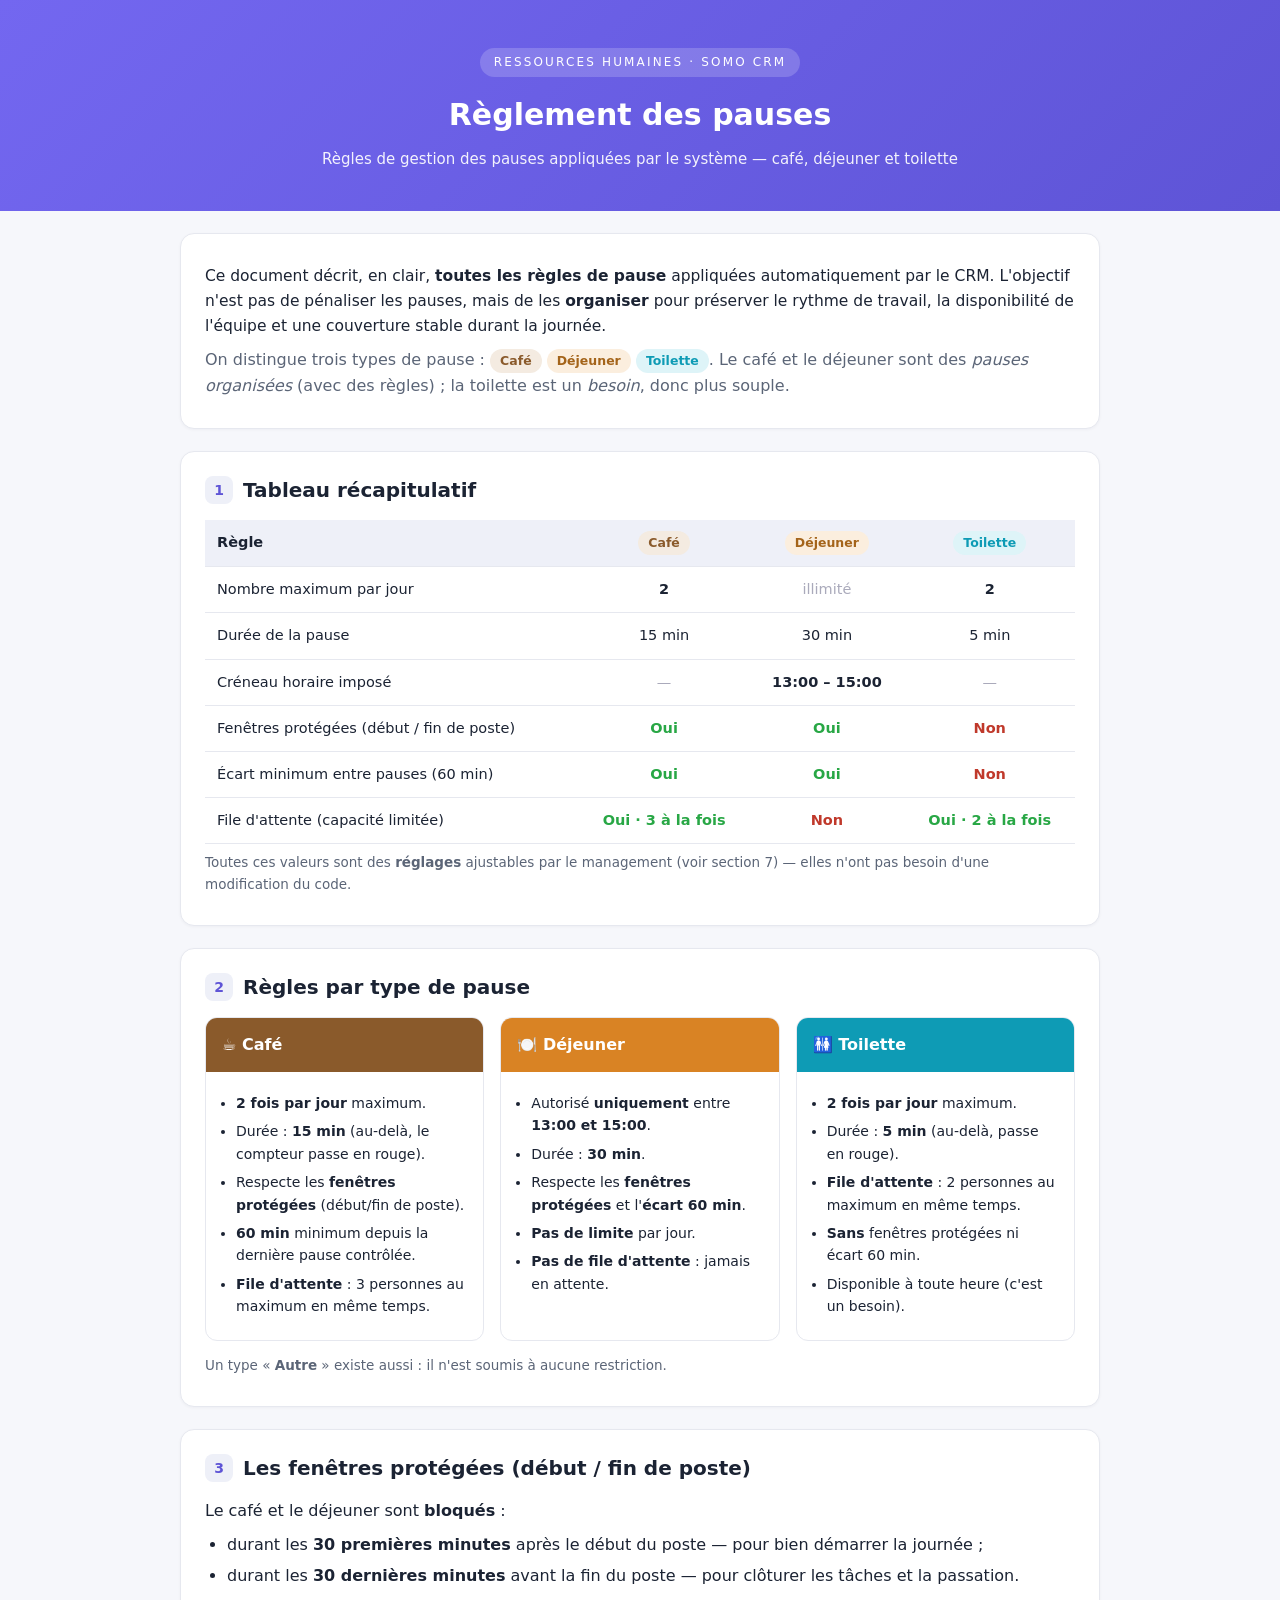
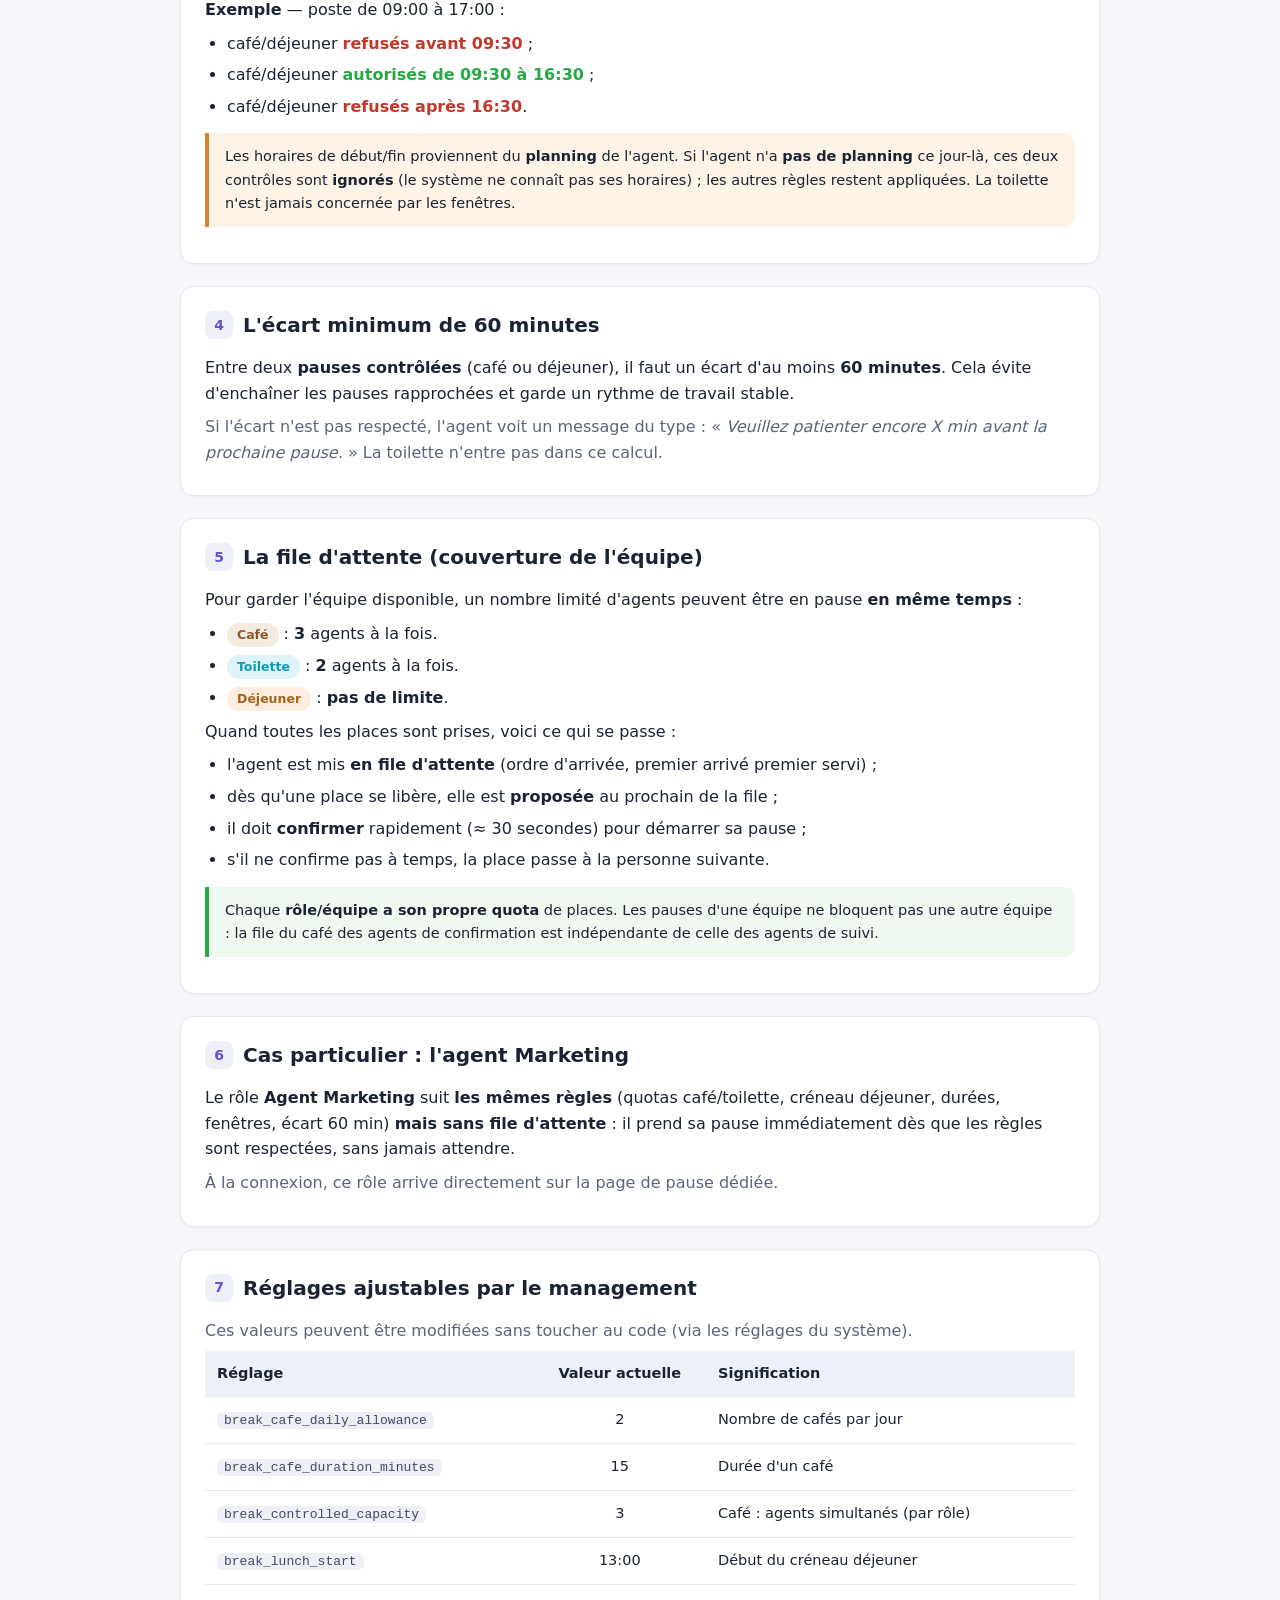
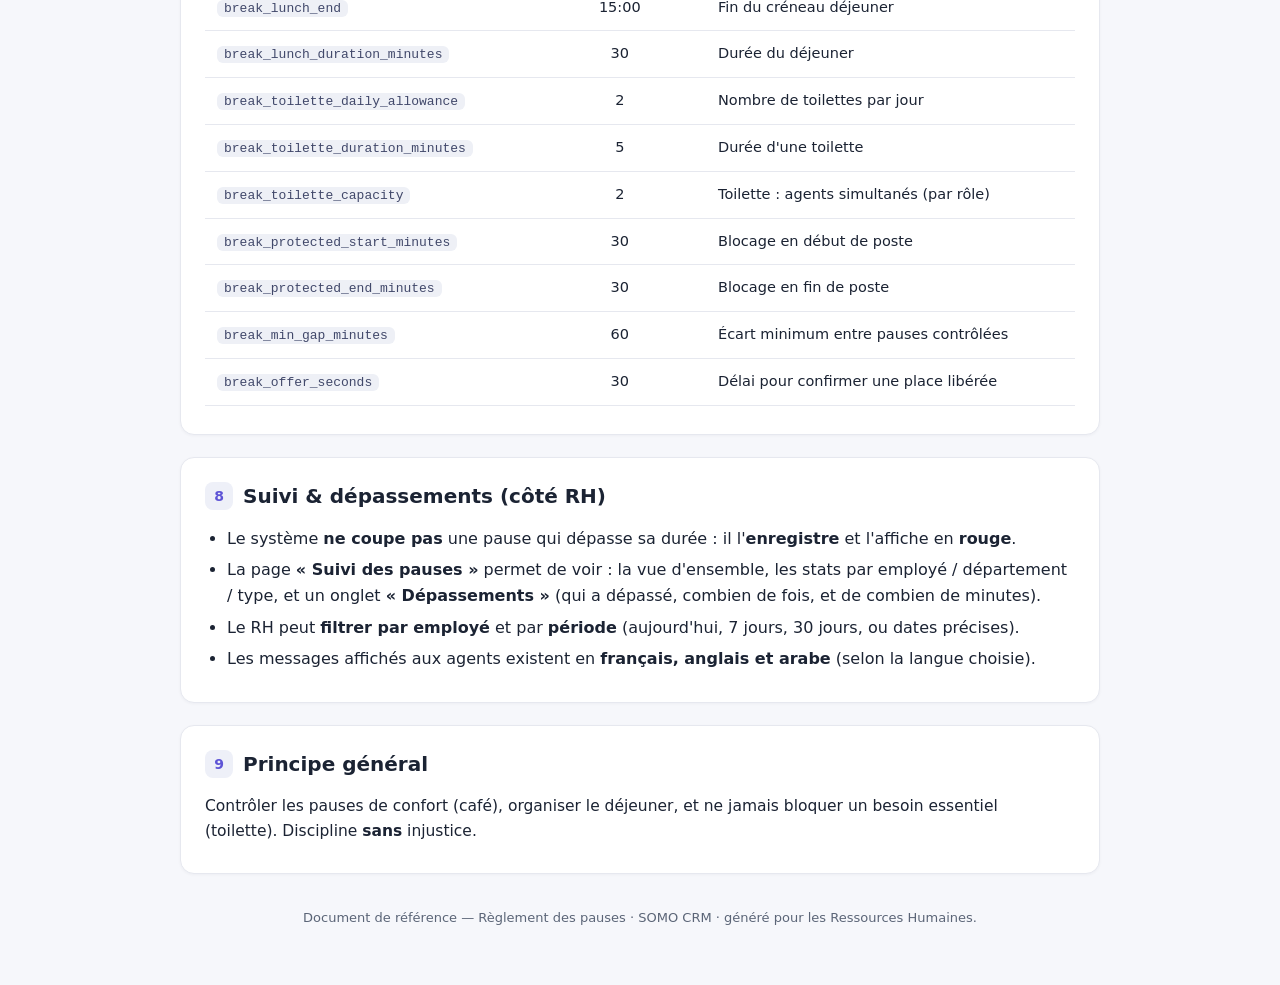
<file: RH/RH.html>
<!DOCTYPE html>
<html lang="fr">
<head>
  <meta charset="UTF-8" />
  <meta name="viewport" content="width=device-width, initial-scale=1.0" />
  <title>Règlement des pauses — SOMO CRM</title>
  <style>
    :root {
      --brand: #7367f0;
      --brand-dark: #5e54d6;
      --ink: #1b2333;
      --muted: #5b6577;
      --line: #e6e8ef;
      --bg: #f6f7fb;
      --cafe: #8a5a2b;
      --lunch: #d98324;
      --wc: #0e9bb5;
      --ok: #28a745;
      --no: #c0392b;
      --soft: #eef0f8;
    }
    * { box-sizing: border-box; }
    body {
      margin: 0;
      font-family: "Segoe UI", system-ui, -apple-system, Roboto, Arial, sans-serif;
      color: var(--ink);
      background: var(--bg);
      line-height: 1.6;
    }
    .wrap { max-width: 960px; margin: 0 auto; padding: 0 20px 64px; }

    /* Header */
    header.hero {
      background: linear-gradient(135deg, var(--brand) 0%, var(--brand-dark) 100%);
      color: #fff;
      padding: 48px 20px 40px;
      text-align: center;
    }
    header.hero .badge {
      display: inline-block;
      font-size: 12px;
      letter-spacing: .18em;
      text-transform: uppercase;
      background: rgba(255,255,255,.18);
      padding: 5px 14px;
      border-radius: 999px;
      margin-bottom: 14px;
    }
    header.hero h1 { margin: 0 0 8px; font-size: 30px; font-weight: 800; }
    header.hero p { margin: 0; opacity: .92; font-size: 15px; }

    .card {
      background: #fff;
      border: 1px solid var(--line);
      border-radius: 14px;
      padding: 22px 24px;
      margin-top: 22px;
      box-shadow: 0 1px 3px rgba(20,30,60,.04);
    }
    h2 {
      font-size: 20px;
      margin: 0 0 14px;
      display: flex;
      align-items: center;
      gap: 10px;
    }
    h2 .num {
      flex: none;
      width: 28px; height: 28px;
      border-radius: 8px;
      background: var(--soft);
      color: var(--brand-dark);
      font-size: 14px; font-weight: 800;
      display: grid; place-items: center;
    }
    h3 { font-size: 15px; margin: 18px 0 8px; }
    p { margin: 8px 0; }
    .muted { color: var(--muted); }
    .lead { font-size: 15.5px; }

    /* Recap table */
    table { width: 100%; border-collapse: collapse; margin: 6px 0; font-size: 14.5px; }
    th, td { text-align: left; padding: 11px 12px; border-bottom: 1px solid var(--line); vertical-align: top; }
    thead th { background: var(--soft); color: var(--ink); font-weight: 700; }
    tbody tr:hover { background: #fafbff; }
    td.center, th.center { text-align: center; }
    .yes { color: var(--ok); font-weight: 700; }
    .no  { color: var(--no);  font-weight: 700; }
    .dash { color: #aab; }

    .pill {
      display: inline-block; font-size: 12.5px; font-weight: 700;
      padding: 2px 10px; border-radius: 999px;
    }
    .pill.cafe  { background: #f4ebe1; color: var(--cafe); }
    .pill.lunch { background: #fbeede; color: #a4641a; }
    .pill.wc    { background: #def4f8; color: var(--wc); }

    /* Type cards */
    .type-grid { display: grid; grid-template-columns: 1fr; gap: 16px; }
    @media (min-width: 760px) { .type-grid { grid-template-columns: 1fr 1fr 1fr; } }
    .type {
      border: 1px solid var(--line);
      border-radius: 12px;
      overflow: hidden;
      background: #fff;
    }
    .type .top { padding: 14px 16px; color: #fff; font-weight: 800; font-size: 16px; }
    .type.cafe  .top { background: var(--cafe); }
    .type.lunch .top { background: var(--lunch); }
    .type.wc    .top { background: var(--wc); }
    .type ul { margin: 0; padding: 14px 16px 16px 30px; font-size: 14px; }
    .type li { margin: 6px 0; }

    .note {
      border-left: 4px solid var(--brand);
      background: #f3f2fd;
      padding: 12px 16px;
      border-radius: 0 10px 10px 0;
      margin: 14px 0;
      font-size: 14.5px;
    }
    .note.warn { border-color: var(--lunch); background: #fdf3e6; }
    .note.ok   { border-color: var(--ok);   background: #eefaf0; }

    ul.clean { margin: 8px 0; padding-left: 22px; }
    ul.clean li { margin: 6px 0; }

    code {
      background: #eef0f6; color: #41486a;
      padding: 1px 7px; border-radius: 6px;
      font-family: "Cascadia Code", Consolas, monospace; font-size: 13px;
    }

    footer { text-align: center; color: var(--muted); font-size: 13px; margin-top: 34px; }

    @media print {
      body { background: #fff; }
      .card, .type { box-shadow: none; }
      header.hero { background: var(--brand) !important; -webkit-print-color-adjust: exact; print-color-adjust: exact; }
    }
  </style>
</head>
<body>
  <header class="hero">
    <span class="badge">Ressources Humaines · SOMO CRM</span>
    <h1>Règlement des pauses</h1>
    <p>Règles de gestion des pauses appliquées par le système — café, déjeuner et toilette</p>
  </header>

  <div class="wrap">

    <!-- INTRO -->
    <section class="card">
      <p class="lead">
        Ce document décrit, en clair, <strong>toutes les règles de pause</strong> appliquées
        automatiquement par le CRM. L'objectif n'est pas de pénaliser les pauses, mais de les
        <strong>organiser</strong> pour préserver le rythme de travail, la disponibilité de
        l'équipe et une couverture stable durant la journée.
      </p>
      <p class="muted">
        On distingue trois types de pause : <span class="pill cafe">Café</span>
        <span class="pill lunch">Déjeuner</span> <span class="pill wc">Toilette</span>.
        Le café et le déjeuner sont des <em>pauses organisées</em> (avec des règles) ;
        la toilette est un <em>besoin</em>, donc plus souple.
      </p>
    </section>

    <!-- RECAP TABLE -->
    <section class="card">
      <h2><span class="num">1</span> Tableau récapitulatif</h2>
      <table>
        <thead>
          <tr>
            <th>Règle</th>
            <th class="center"><span class="pill cafe">Café</span></th>
            <th class="center"><span class="pill lunch">Déjeuner</span></th>
            <th class="center"><span class="pill wc">Toilette</span></th>
          </tr>
        </thead>
        <tbody>
          <tr>
            <td>Nombre maximum par jour</td>
            <td class="center"><strong>2</strong></td>
            <td class="center dash">illimité</td>
            <td class="center"><strong>2</strong></td>
          </tr>
          <tr>
            <td>Durée de la pause</td>
            <td class="center">15 min</td>
            <td class="center">30 min</td>
            <td class="center">5 min</td>
          </tr>
          <tr>
            <td>Créneau horaire imposé</td>
            <td class="center dash">—</td>
            <td class="center"><strong>13:00 – 15:00</strong></td>
            <td class="center dash">—</td>
          </tr>
          <tr>
            <td>Fenêtres protégées (début / fin de poste)</td>
            <td class="center yes">Oui</td>
            <td class="center yes">Oui</td>
            <td class="center no">Non</td>
          </tr>
          <tr>
            <td>Écart minimum entre pauses (60 min)</td>
            <td class="center yes">Oui</td>
            <td class="center yes">Oui</td>
            <td class="center no">Non</td>
          </tr>
          <tr>
            <td>File d'attente (capacité limitée)</td>
            <td class="center yes">Oui · 3 à la fois</td>
            <td class="center no">Non</td>
            <td class="center yes">Oui · 2 à la fois</td>
          </tr>
        </tbody>
      </table>
      <p class="muted" style="font-size:13.5px">
        Toutes ces valeurs sont des <strong>réglages</strong> ajustables par le management
        (voir section 7) — elles n'ont pas besoin d'une modification du code.
      </p>
    </section>

    <!-- PER-TYPE -->
    <section class="card">
      <h2><span class="num">2</span> Règles par type de pause</h2>
      <div class="type-grid">

        <div class="type cafe">
          <div class="top">☕ Café</div>
          <ul>
            <li><strong>2 fois par jour</strong> maximum.</li>
            <li>Durée : <strong>15 min</strong> (au-delà, le compteur passe en rouge).</li>
            <li>Respecte les <strong>fenêtres protégées</strong> (début/fin de poste).</li>
            <li><strong>60 min</strong> minimum depuis la dernière pause contrôlée.</li>
            <li><strong>File d'attente</strong> : 3 personnes au maximum en même temps.</li>
          </ul>
        </div>

        <div class="type lunch">
          <div class="top">🍽️ Déjeuner</div>
          <ul>
            <li>Autorisé <strong>uniquement</strong> entre <strong>13:00 et 15:00</strong>.</li>
            <li>Durée : <strong>30 min</strong>.</li>
            <li>Respecte les <strong>fenêtres protégées</strong> et l'<strong>écart 60 min</strong>.</li>
            <li><strong>Pas de limite</strong> par jour.</li>
            <li><strong>Pas de file d'attente</strong> : jamais en attente.</li>
          </ul>
        </div>

        <div class="type wc">
          <div class="top">🚻 Toilette</div>
          <ul>
            <li><strong>2 fois par jour</strong> maximum.</li>
            <li>Durée : <strong>5 min</strong> (au-delà, passe en rouge).</li>
            <li><strong>File d'attente</strong> : 2 personnes au maximum en même temps.</li>
            <li><strong>Sans</strong> fenêtres protégées ni écart 60 min.</li>
            <li>Disponible à toute heure (c'est un besoin).</li>
          </ul>
        </div>

      </div>
      <p class="muted" style="font-size:13.5px; margin-top:14px">
        Un type « <strong>Autre</strong> » existe aussi : il n'est soumis à aucune restriction.
      </p>
    </section>

    <!-- PROTECTED WINDOWS -->
    <section class="card">
      <h2><span class="num">3</span> Les fenêtres protégées (début / fin de poste)</h2>
      <p>
        Le café et le déjeuner sont <strong>bloqués</strong> :
      </p>
      <ul class="clean">
        <li>durant les <strong>30 premières minutes</strong> après le début du poste — pour bien démarrer la journée&nbsp;;</li>
        <li>durant les <strong>30 dernières minutes</strong> avant la fin du poste — pour clôturer les tâches et la passation.</li>
      </ul>
      <p><strong>Exemple</strong> — poste de 09:00 à 17:00 :</p>
      <ul class="clean">
        <li>café/déjeuner <span class="no">refusés avant 09:30</span> ;</li>
        <li>café/déjeuner <span class="yes">autorisés de 09:30 à 16:30</span> ;</li>
        <li>café/déjeuner <span class="no">refusés après 16:30</span>.</li>
      </ul>
      <div class="note warn">
        Les horaires de début/fin proviennent du <strong>planning</strong> de l'agent.
        Si l'agent n'a <strong>pas de planning</strong> ce jour-là, ces deux contrôles sont
        <strong>ignorés</strong> (le système ne connaît pas ses horaires) ; les autres règles
        restent appliquées. La toilette n'est jamais concernée par les fenêtres.
      </div>
    </section>

    <!-- 60 MIN GAP -->
    <section class="card">
      <h2><span class="num">4</span> L'écart minimum de 60 minutes</h2>
      <p>
        Entre deux <strong>pauses contrôlées</strong> (café ou déjeuner), il faut un écart d'au
        moins <strong>60 minutes</strong>. Cela évite d'enchaîner les pauses rapprochées et garde
        un rythme de travail stable.
      </p>
      <p class="muted">
        Si l'écart n'est pas respecté, l'agent voit un message du type :
        « <em>Veuillez patienter encore X min avant la prochaine pause.</em> »
        La toilette n'entre pas dans ce calcul.
      </p>
    </section>

    <!-- QUEUE -->
    <section class="card">
      <h2><span class="num">5</span> La file d'attente (couverture de l'équipe)</h2>
      <p>
        Pour garder l'équipe disponible, un nombre limité d'agents peuvent être en pause
        <strong>en même temps</strong> :
      </p>
      <ul class="clean">
        <li><span class="pill cafe">Café</span> : <strong>3</strong> agents à la fois.</li>
        <li><span class="pill wc">Toilette</span> : <strong>2</strong> agents à la fois.</li>
        <li><span class="pill lunch">Déjeuner</span> : <strong>pas de limite</strong>.</li>
      </ul>
      <p>Quand toutes les places sont prises, voici ce qui se passe :</p>
      <ul class="clean">
        <li>l'agent est mis <strong>en file d'attente</strong> (ordre d'arrivée, premier arrivé premier servi)&nbsp;;</li>
        <li>dès qu'une place se libère, elle est <strong>proposée</strong> au prochain de la file&nbsp;;</li>
        <li>il doit <strong>confirmer</strong> rapidement (≈ 30 secondes) pour démarrer sa pause&nbsp;;</li>
        <li>s'il ne confirme pas à temps, la place passe à la personne suivante.</li>
      </ul>
      <div class="note ok">
        Chaque <strong>rôle/équipe a son propre quota</strong> de places. Les pauses d'une équipe
        ne bloquent pas une autre équipe : la file du café des agents de confirmation est
        indépendante de celle des agents de suivi.
      </div>
    </section>

    <!-- ROLES -->
    <section class="card">
      <h2><span class="num">6</span> Cas particulier : l'agent Marketing</h2>
      <p>
        Le rôle <strong>Agent Marketing</strong> suit <strong>les mêmes règles</strong>
        (quotas café/toilette, créneau déjeuner, durées, fenêtres, écart 60 min)
        <strong>mais sans file d'attente</strong> : il prend sa pause immédiatement dès que les
        règles sont respectées, sans jamais attendre.
      </p>
      <p class="muted">
        À la connexion, ce rôle arrive directement sur la page de pause dédiée.
      </p>
    </section>

    <!-- SETTINGS -->
    <section class="card">
      <h2><span class="num">7</span> Réglages ajustables par le management</h2>
      <p class="muted">Ces valeurs peuvent être modifiées sans toucher au code (via les réglages du système).</p>
      <table>
        <thead>
          <tr><th>Réglage</th><th class="center">Valeur actuelle</th><th>Signification</th></tr>
        </thead>
        <tbody>
          <tr><td><code>break_cafe_daily_allowance</code></td><td class="center">2</td><td>Nombre de cafés par jour</td></tr>
          <tr><td><code>break_cafe_duration_minutes</code></td><td class="center">15</td><td>Durée d'un café</td></tr>
          <tr><td><code>break_controlled_capacity</code></td><td class="center">3</td><td>Café : agents simultanés (par rôle)</td></tr>
          <tr><td><code>break_lunch_start</code></td><td class="center">13:00</td><td>Début du créneau déjeuner</td></tr>
          <tr><td><code>break_lunch_end</code></td><td class="center">15:00</td><td>Fin du créneau déjeuner</td></tr>
          <tr><td><code>break_lunch_duration_minutes</code></td><td class="center">30</td><td>Durée du déjeuner</td></tr>
          <tr><td><code>break_toilette_daily_allowance</code></td><td class="center">2</td><td>Nombre de toilettes par jour</td></tr>
          <tr><td><code>break_toilette_duration_minutes</code></td><td class="center">5</td><td>Durée d'une toilette</td></tr>
          <tr><td><code>break_toilette_capacity</code></td><td class="center">2</td><td>Toilette : agents simultanés (par rôle)</td></tr>
          <tr><td><code>break_protected_start_minutes</code></td><td class="center">30</td><td>Blocage en début de poste</td></tr>
          <tr><td><code>break_protected_end_minutes</code></td><td class="center">30</td><td>Blocage en fin de poste</td></tr>
          <tr><td><code>break_min_gap_minutes</code></td><td class="center">60</td><td>Écart minimum entre pauses contrôlées</td></tr>
          <tr><td><code>break_offer_seconds</code></td><td class="center">30</td><td>Délai pour confirmer une place libérée</td></tr>
        </tbody>
      </table>
    </section>

    <!-- TRACKING / OVERRUN -->
    <section class="card">
      <h2><span class="num">8</span> Suivi & dépassements (côté RH)</h2>
      <ul class="clean">
        <li>Le système <strong>ne coupe pas</strong> une pause qui dépasse sa durée : il l'<strong>enregistre</strong> et l'affiche en <strong>rouge</strong>.</li>
        <li>La page <strong>« Suivi des pauses »</strong> permet de voir : la vue d'ensemble, les stats par employé / département / type, et un onglet <strong>« Dépassements »</strong> (qui a dépassé, combien de fois, et de combien de minutes).</li>
        <li>Le RH peut <strong>filtrer par employé</strong> et par <strong>période</strong> (aujourd'hui, 7 jours, 30 jours, ou dates précises).</li>
        <li>Les messages affichés aux agents existent en <strong>français, anglais et arabe</strong> (selon la langue choisie).</li>
      </ul>
    </section>

    <!-- PRINCIPLE -->
    <section class="card">
      <h2><span class="num">9</span> Principe général</h2>
      <p class="lead">
        Contrôler les pauses de confort (café), organiser le déjeuner, et ne jamais bloquer un
        besoin essentiel (toilette). Discipline <strong>sans</strong> injustice.
      </p>
    </section>

    <footer>
      Document de référence — Règlement des pauses · SOMO CRM ·
      généré pour les Ressources Humaines.
    </footer>

  </div>
</body>
</html>
</file>
